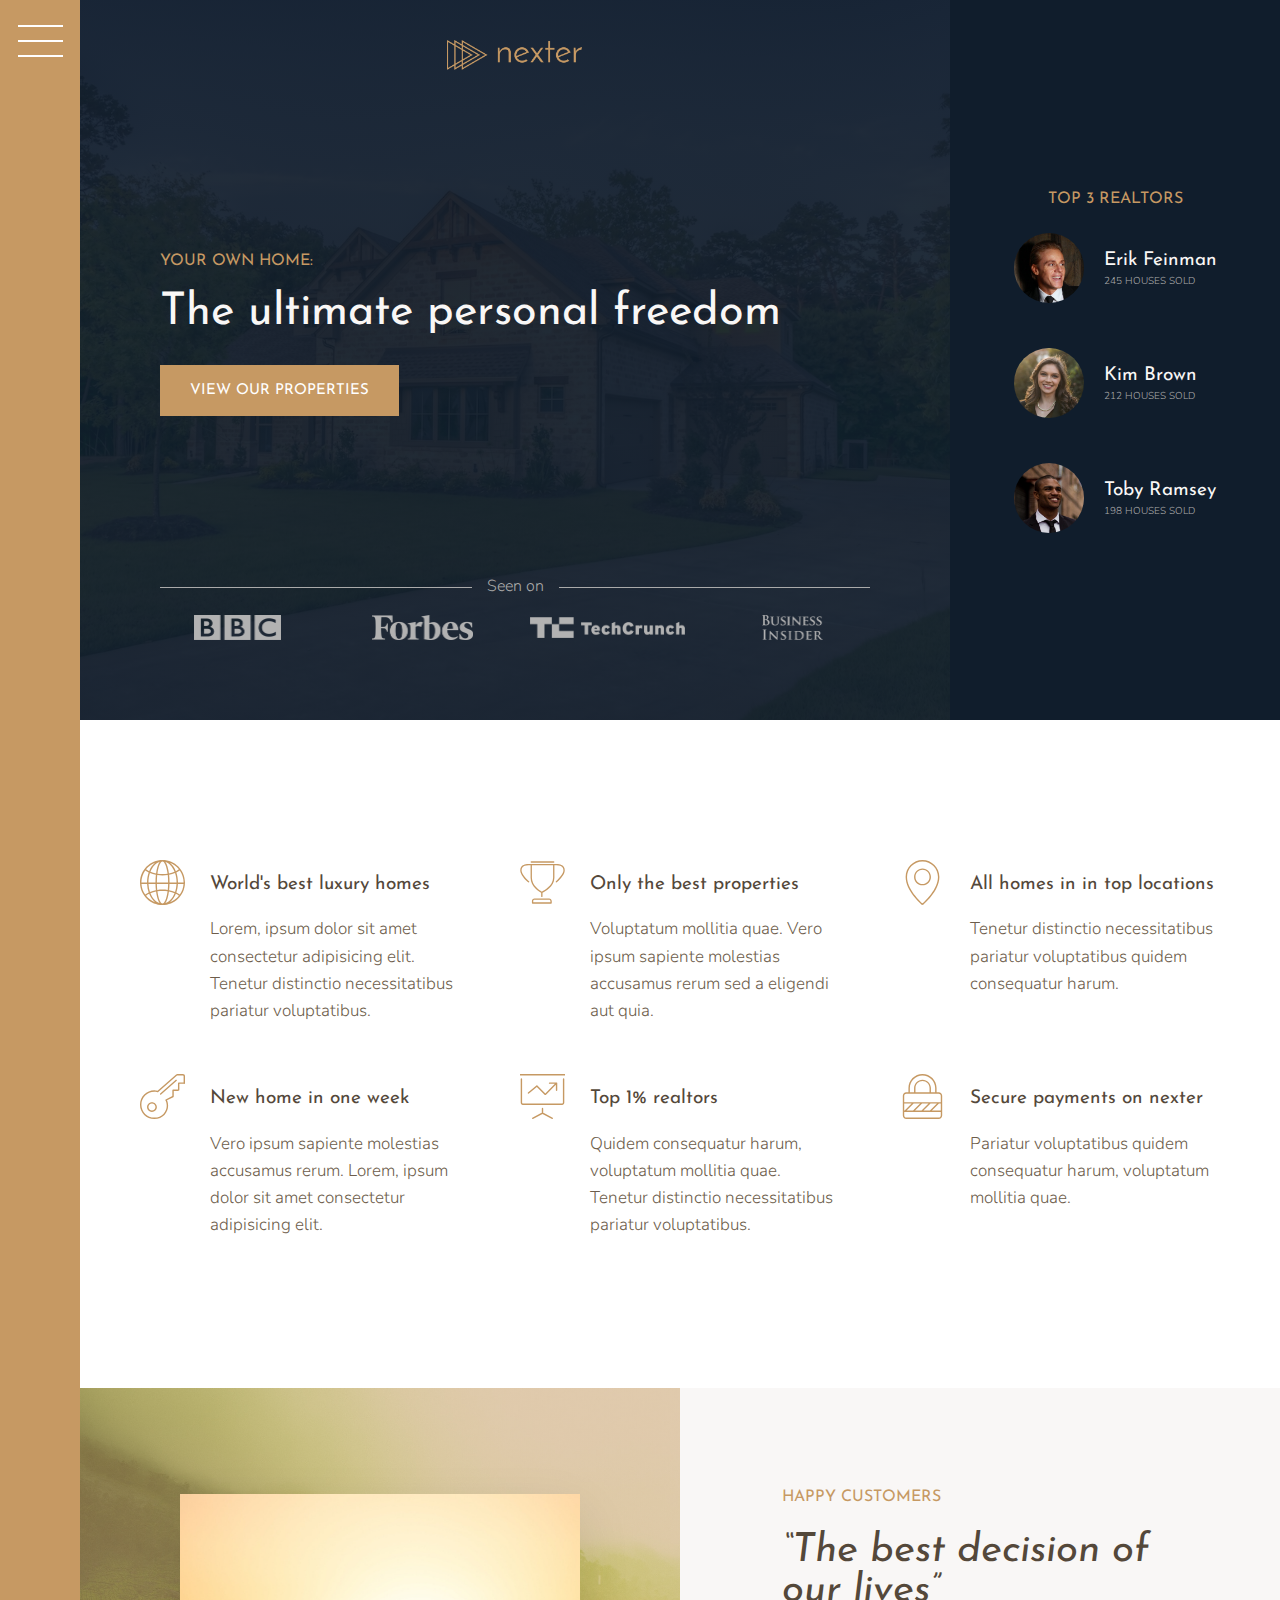
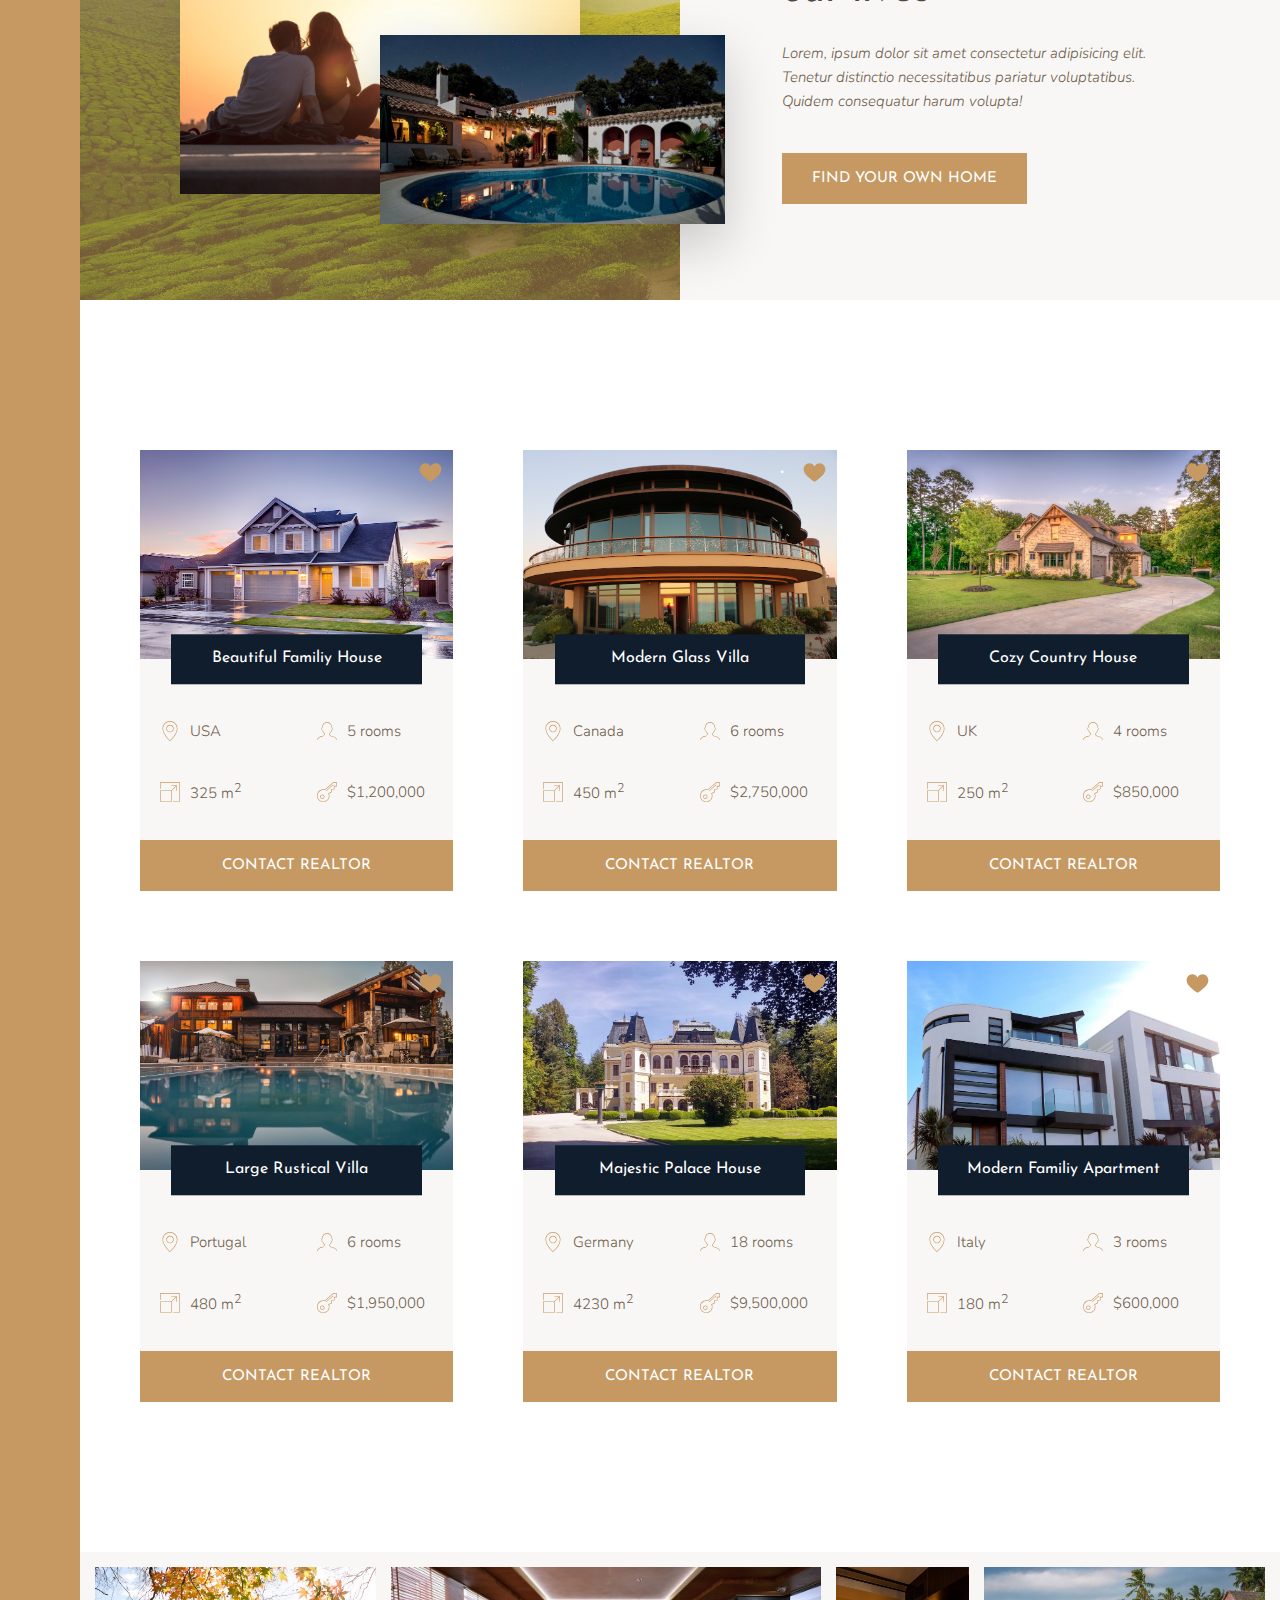
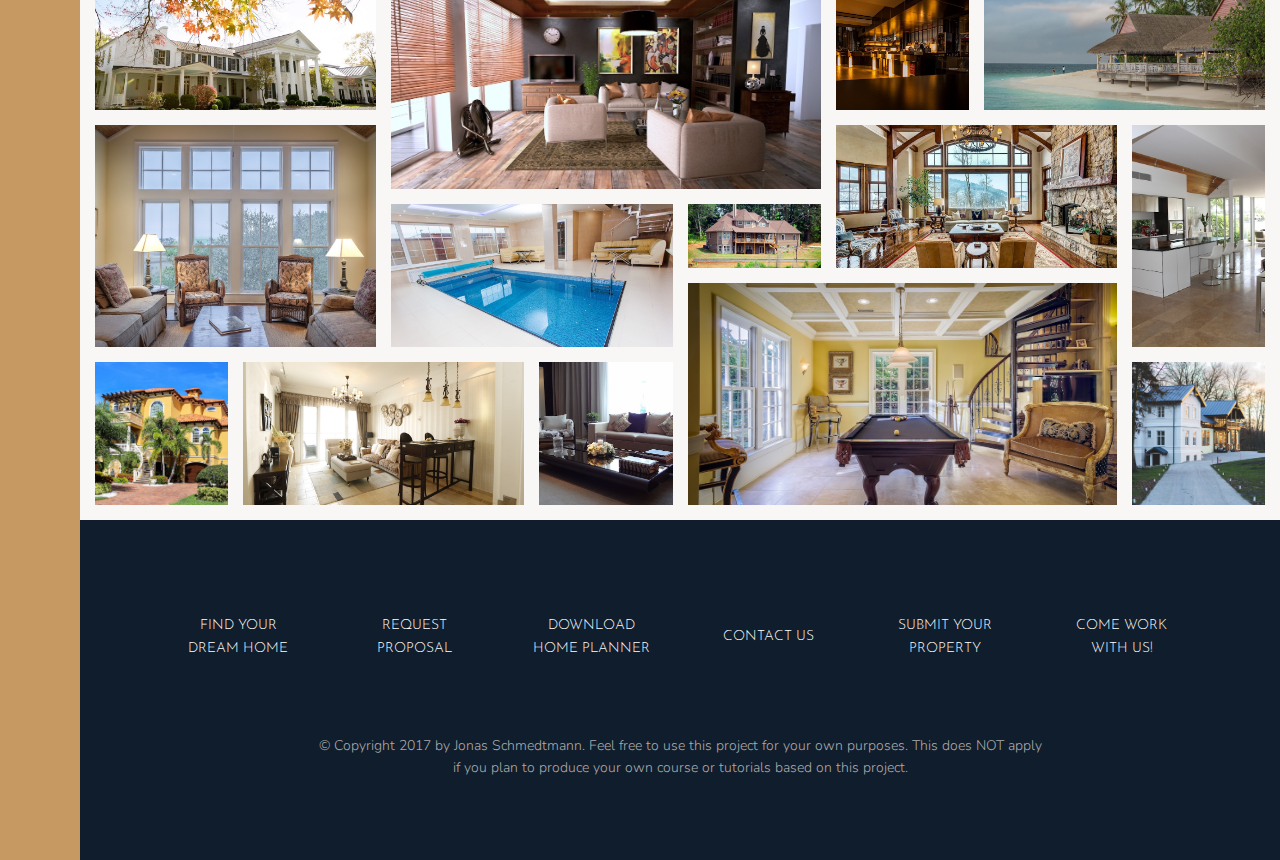
<file: Nexter/final/index.html>
<!DOCTYPE html>
<html lang="en">
    <head>
        <meta charset="UTF-8">
        <meta name="viewport" content="width=device-width, initial-scale=1.0">
        <meta http-equiv="X-UA-Compatible" content="ie=edge">
        
        <link href="https://fonts.googleapis.com/css?family=Josefin+Sans:300,400,400i|Nunito:300,300i" rel="stylesheet">
        <link rel="stylesheet" href="css/style.css">
        <link rel="shortcut icon" type="image/png" href="img/favicon.png">
        
        <title>nexter &mdash; your home, your freedom</title>
    </head>
    <body class="container">
        <div class="sidebar">
            <button class="nav-btn"></button>
        </div>

        <header class="header">
            <img src="img/logo.png" alt="Nexter logo" class="header__logo">
            <h3 class="heading-3">Your own home:</h3>
            <h1 class="heading-1">The ultimate personal freedom</h1>
            <button class="btn header__btn">View our properties</button>
            <div class="header__seenon-text">Seen on</div>
            <div class="header__seenon-logos">
                <img src="img/logo-bbc.png" alt="Seen on logo 1">
                <img src="img/logo-forbes.png" alt="Seen on logo 2">
                <img src="img/logo-techcrunch.png" alt="Seen on logo 3">
                <img src="img/logo-bi.png" alt="Seen on logo 4">
            </div>
        </header>

        <div class="realtors">
            <h3 class="heading-3">Top 3 Realtors</h3>
            <div class="realtors__list">
                <img src="img/realtor-1.jpeg" alt="Realtor 1" class="realtors__img">
                <div class="realtors__details">
                    <h4 class="heading-4 heading-4--light">Erik Feinman</h4>
                    <p class="realtors__sold">245 houses sold</p>
                </div>

                <img src="img/realtor-2.jpeg" alt="Realtor 2" class="realtors__img">
                <div class="realtors__details">
                    <h4 class="heading-4 heading-4--light">Kim Brown</h4>
                    <p class="realtors__sold">212 houses sold</p>
                </div>

                <img src="img/realtor-3.jpeg" alt="Realtor 3" class="realtors__img">
                <div class="realtors__details">
                    <h4 class="heading-4 heading-4--light">Toby Ramsey</h4>
                    <p class="realtors__sold">198 houses sold</p>
                </div>
            </div>
        </div>

        <section class="features">
            <div class="feature">
                <svg class="feature__icon">
                    <use xlink:href="img/sprite.svg#icon-global"></use>
                </svg>
                <h4 class="heading-4 heading-4--dark">World's best luxury homes</h4>
                <p class="feature__text">Lorem, ipsum dolor sit amet consectetur adipisicing elit. Tenetur distinctio necessitatibus pariatur voluptatibus.</p>
            </div>

            <div class="feature">
                <svg class="feature__icon">
                    <use xlink:href="img/sprite.svg#icon-trophy"></use>
                </svg>
                <h4 class="heading-4 heading-4--dark">Only the best properties</h4>
                <p class="feature__text">Voluptatum mollitia quae. Vero ipsum sapiente molestias accusamus rerum sed a eligendi aut quia.</p>
            </div>

            <div class="feature">
                <svg class="feature__icon">
                    <use xlink:href="img/sprite.svg#icon-map-pin"></use>
                </svg>
                <h4 class="heading-4 heading-4--dark">All homes in in top locations</h4>
                <p class="feature__text">Tenetur distinctio necessitatibus pariatur voluptatibus quidem consequatur harum.</p>
            </div>

            <div class="feature">
                <svg class="feature__icon">
                    <use xlink:href="img/sprite.svg#icon-key"></use>
                </svg>
                <h4 class="heading-4 heading-4--dark">New home in one week</h4>
                <p class="feature__text">Vero ipsum sapiente molestias accusamus rerum. Lorem, ipsum dolor sit amet consectetur adipisicing elit.</p>
            </div>

            <div class="feature">
                <svg class="feature__icon">
                    <use xlink:href="img/sprite.svg#icon-presentation"></use>
                </svg>
                <h4 class="heading-4 heading-4--dark">Top 1% realtors</h4>
                <p class="feature__text">Quidem consequatur harum, voluptatum mollitia quae. Tenetur distinctio necessitatibus pariatur voluptatibus.</p>
            </div>

            <div class="feature">
                <svg class="feature__icon">
                    <use xlink:href="img/sprite.svg#icon-lock"></use>
                </svg>
                <h4 class="heading-4 heading-4--dark">Secure payments on nexter</h4>
                <p class="feature__text">Pariatur voluptatibus quidem consequatur harum, voluptatum mollitia quae.</p>
            </div>
        </section>

        <div class="story__pictures">
            <img src="img/story-1.jpeg" alt="Couple with new house" class="story__img--1">
            <img src="img/story-2.jpeg" alt="New house" class="story__img--2">
        </div>

        <div class="story__content">
            <h3 class="heading-3 mb-sm">Happy Customers</h3>
            <h2 class="heading-2 heading-2--dark mb-md">&ldquo;The best decision of our lives&rdquo;</h2>
            <p class="story__text">
                Lorem, ipsum dolor sit amet consectetur adipisicing elit. Tenetur distinctio necessitatibus pariatur voluptatibus. Quidem consequatur harum volupta!
            </p>
            <button class="btn">Find your own home</button>
        </div>

        <section class="homes">
            <div class="home">
                <img src="img/house-1.jpeg" alt="House 1" class="home__img">
                <svg class="home__like">
                    <use xlink:href="img/sprite.svg#icon-heart-full"></use>
                </svg>
                <h5 class="home__name">Beautiful Familiy House</h5>
                <div class="home__location">
                    <svg>
                        <use xlink:href="img/sprite.svg#icon-map-pin"></use>
                    </svg>
                    <p>USA</p>
                </div>
                <div class="home__rooms">
                    <svg>
                        <use xlink:href="img/sprite.svg#icon-profile-male"></use>
                    </svg>
                    <p>5 rooms</p>
                </div>
                <div class="home__area">
                    <svg>
                        <use xlink:href="img/sprite.svg#icon-expand"></use>
                    </svg>
                    <p>325 m<sup>2</sup></p>
                </div>
                <div class="home__price">
                    <svg>
                        <use xlink:href="img/sprite.svg#icon-key"></use>
                    </svg>
                    <p>$1,200,000</p>
                </div>
                <button class="btn home__btn">Contact realtor</button>
            </div>

            
            <div class="home">
                <img src="img/house-2.jpeg" alt="House 2" class="home__img">
                <svg class="home__like">
                    <use xlink:href="img/sprite.svg#icon-heart-full"></use>
                </svg>
                <h5 class="home__name">Modern Glass Villa</h5>
                <div class="home__location">
                    <svg>
                        <use xlink:href="img/sprite.svg#icon-map-pin"></use>
                    </svg>
                    <p>Canada</p>
                </div>
                <div class="home__rooms">
                    <svg>
                        <use xlink:href="img/sprite.svg#icon-profile-male"></use>
                    </svg>
                    <p>6 rooms</p>
                </div>
                <div class="home__area">
                    <svg>
                        <use xlink:href="img/sprite.svg#icon-expand"></use>
                    </svg>
                    <p>450 m<sup>2</sup></p>
                </div>
                <div class="home__price">
                    <svg>
                        <use xlink:href="img/sprite.svg#icon-key"></use>
                    </svg>
                    <p>$2,750,000</p>
                </div>
                <button class="btn home__btn">Contact realtor</button>
            </div>

            <div class="home">
                <img src="img/house-3.jpeg" alt="House 3" class="home__img">
                <svg class="home__like">
                    <use xlink:href="img/sprite.svg#icon-heart-full"></use>
                </svg>
                <h5 class="home__name">Cozy Country House</h5>
                <div class="home__location">
                    <svg>
                        <use xlink:href="img/sprite.svg#icon-map-pin"></use>
                    </svg>
                    <p>UK</p>
                </div>
                <div class="home__rooms">
                    <svg>
                        <use xlink:href="img/sprite.svg#icon-profile-male"></use>
                    </svg>
                    <p>4 rooms</p>
                </div>
                <div class="home__area">
                    <svg>
                        <use xlink:href="img/sprite.svg#icon-expand"></use>
                    </svg>
                    <p>250 m<sup>2</sup></p>
                </div>
                <div class="home__price">
                    <svg>
                        <use xlink:href="img/sprite.svg#icon-key"></use>
                    </svg>
                    <p>$850,000</p>
                </div>
                <button class="btn home__btn">Contact realtor</button>
            </div>

            <div class="home">
                <img src="img/house-4.jpeg" alt="House 4" class="home__img">
                <svg class="home__like">
                    <use xlink:href="img/sprite.svg#icon-heart-full"></use>
                </svg>
                <h5 class="home__name">Large Rustical Villa</h5>
                <div class="home__location">
                    <svg>
                        <use xlink:href="img/sprite.svg#icon-map-pin"></use>
                    </svg>
                    <p>Portugal</p>
                </div>
                <div class="home__rooms">
                    <svg>
                        <use xlink:href="img/sprite.svg#icon-profile-male"></use>
                    </svg>
                    <p>6 rooms</p>
                </div>
                <div class="home__area">
                    <svg>
                        <use xlink:href="img/sprite.svg#icon-expand"></use>
                    </svg>
                    <p>480 m<sup>2</sup></p>
                </div>
                <div class="home__price">
                    <svg>
                        <use xlink:href="img/sprite.svg#icon-key"></use>
                    </svg>
                    <p>$1,950,000</p>
                </div>
                <button class="btn home__btn">Contact realtor</button>
            </div>

            <div class="home">
                <img src="img/house-5.jpeg" alt="House 5" class="home__img">
                <svg class="home__like">
                    <use xlink:href="img/sprite.svg#icon-heart-full"></use>
                </svg>
                <h5 class="home__name">Majestic Palace House</h5>
                <div class="home__location">
                    <svg>
                        <use xlink:href="img/sprite.svg#icon-map-pin"></use>
                    </svg>
                    <p>Germany</p>
                </div>
                <div class="home__rooms">
                    <svg>
                        <use xlink:href="img/sprite.svg#icon-profile-male"></use>
                    </svg>
                    <p>18 rooms</p>
                </div>
                <div class="home__area">
                    <svg>
                        <use xlink:href="img/sprite.svg#icon-expand"></use>
                    </svg>
                    <p>4230 m<sup>2</sup></p>
                </div>
                <div class="home__price">
                    <svg>
                        <use xlink:href="img/sprite.svg#icon-key"></use>
                    </svg>
                    <p>$9,500,000</p>
                </div>
                <button class="btn home__btn">Contact realtor</button>
            </div>

            <div class="home">
                <img src="img/house-6.jpeg" alt="House 6" class="home__img">
                <svg class="home__like">
                    <use xlink:href="img/sprite.svg#icon-heart-full"></use>
                </svg>
                <h5 class="home__name">Modern Familiy Apartment</h5>
                <div class="home__location">
                    <svg>
                        <use xlink:href="img/sprite.svg#icon-map-pin"></use>
                    </svg>
                    <p>Italy</p>
                </div>
                <div class="home__rooms">
                    <svg>
                        <use xlink:href="img/sprite.svg#icon-profile-male"></use>
                    </svg>
                    <p>3 rooms</p>
                </div>
                <div class="home__area">
                    <svg>
                        <use xlink:href="img/sprite.svg#icon-expand"></use>
                    </svg>
                    <p>180 m<sup>2</sup></p>
                </div>
                <div class="home__price">
                    <svg>
                        <use xlink:href="img/sprite.svg#icon-key"></use>
                    </svg>
                    <p>$600,000</p>
                </div>
                <button class="btn home__btn">Contact realtor</button>
            </div>
        </section>


        <section class="gallery">
            <figure class="gallery__item gallery__item--1"><img src="img/gal-1.jpeg" alt="Gallery image 1" class="gallery__img"></figure>
            <figure class="gallery__item gallery__item--2"><img src="img/gal-2.jpeg" alt="Gallery image 2" class="gallery__img"></figure>
            <figure class="gallery__item gallery__item--3"><img src="img/gal-3.jpeg" alt="Gallery image 3" class="gallery__img"></figure>
            <figure class="gallery__item gallery__item--4"><img src="img/gal-4.jpeg" alt="Gallery image 4" class="gallery__img"></figure>
            <figure class="gallery__item gallery__item--5"><img src="img/gal-5.jpeg" alt="Gallery image 5" class="gallery__img"></figure>
            <figure class="gallery__item gallery__item--6"><img src="img/gal-6.jpeg" alt="Gallery image 6" class="gallery__img"></figure>
            <figure class="gallery__item gallery__item--7"><img src="img/gal-7.jpeg" alt="Gallery image 7" class="gallery__img"></figure>
            <figure class="gallery__item gallery__item--8"><img src="img/gal-8.jpeg" alt="Gallery image 8" class="gallery__img"></figure>
            <figure class="gallery__item gallery__item--9"><img src="img/gal-9.jpeg" alt="Gallery image 9" class="gallery__img"></figure>
            <figure class="gallery__item gallery__item--10"><img src="img/gal-10.jpeg" alt="Gallery image 10" class="gallery__img"></figure>
            <figure class="gallery__item gallery__item--11"><img src="img/gal-11.jpeg" alt="Gallery image 11" class="gallery__img"></figure>
            <figure class="gallery__item gallery__item--12"><img src="img/gal-12.jpeg" alt="Gallery image 12" class="gallery__img"></figure>
            <figure class="gallery__item gallery__item--13"><img src="img/gal-13.jpeg" alt="Gallery image 13" class="gallery__img"></figure>
            <figure class="gallery__item gallery__item--14"><img src="img/gal-14.jpeg" alt="Gallery image 14" class="gallery__img"></figure>


        </section>

        <footer class="footer">
            <ul class="nav">
                    <li class="nav__item"><a href="#" class="nav__link">Find your dream home</a></li>
                    <li class="nav__item"><a href="#" class="nav__link">Request proposal</a></li>
                    <li class="nav__item"><a href="#" class="nav__link">Download home planner</a></li>
                    <li class="nav__item"><a href="#" class="nav__link">Contact us</a></li>
                    <li class="nav__item"><a href="#" class="nav__link">Submit your property</a></li>
                    <li class="nav__item"><a href="#" class="nav__link">Come work with us!</a></li>
            </ul>
            <p class="copyright">
                &copy; Copyright 2017 by Jonas Schmedtmann. Feel free to use this project for your own purposes. This does NOT apply if you plan to produce your own course or tutorials based on this project.
            </p>
        </footer>
    </body>
</html>
</file>
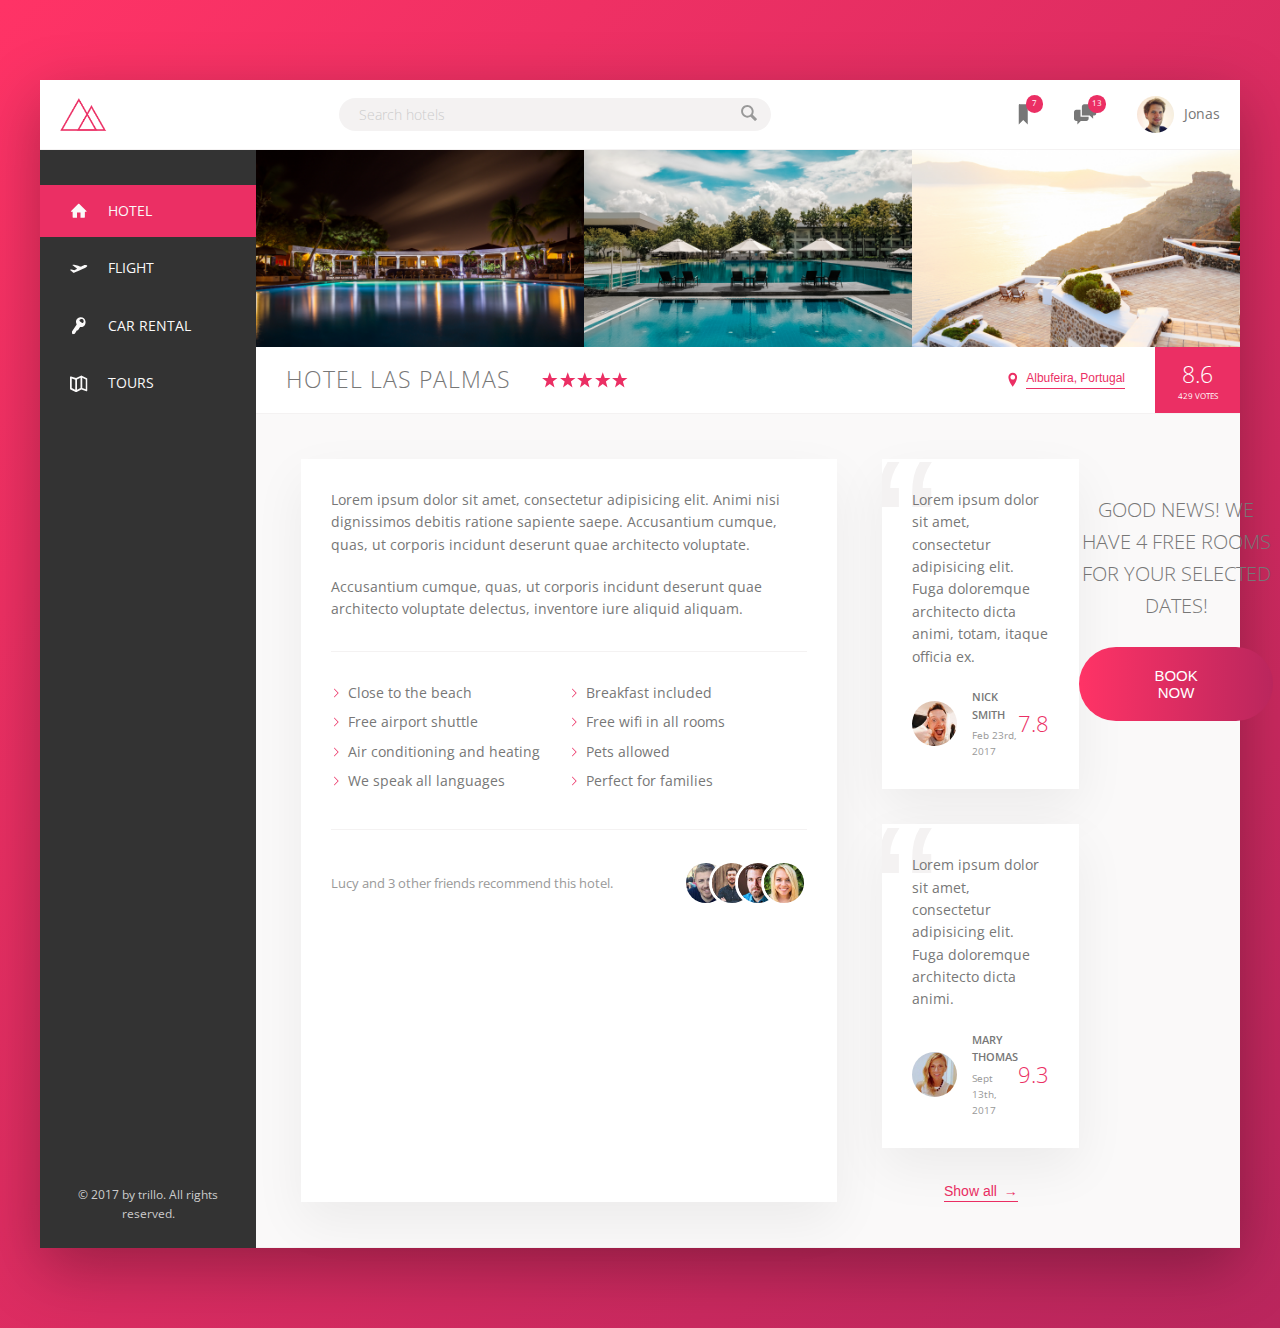
<file: Trillo/final/index.html>
<!DOCTYPE html>
<html lang="en">
    <head>
        <meta charset="UTF-8">
        <meta name="viewport" content="width=device-width, initial-scale=1.0">
        
        <link href="https://fonts.googleapis.com/css?family=Open+Sans:300,400,600" rel="stylesheet">
        <link rel="stylesheet" href="css/style.css">
        <link rel="shortcut icon" type="image/png" href="img/favicon.png">
        
        <title>trillo &mdash; Your all-in-one booking app</title>
    </head>
    <body>
        <div class="container">
            <header class="header">
                <img src="img/logo.png" alt="trillo logo" class="logo">

                <form action="#" class="search">
                    <input type="text" class="search__input" placeholder="Search hotels">
                    <button class="search__button">
                        <svg class="search__icon">
                            <use xlink:href="img/sprite.svg#icon-magnifying-glass"></use>
                        </svg>
                    </button>
                </form>

                <nav class="user-nav">
                    <div class="user-nav__icon-box">
                        <svg class="user-nav__icon">
                            <use xlink:href="img/sprite.svg#icon-bookmark"></use>
                        </svg>
                        <span class="user-nav__notification">7</span>
                    </div>
                    <div class="user-nav__icon-box">
                        <svg class="user-nav__icon">
                            <use xlink:href="img/sprite.svg#icon-chat"></use>
                        </svg>
                        <span class="user-nav__notification">13</span>
                    </div>
                    <div class="user-nav__user">
                        <img src="img/user.jpg" alt="User photo" class="user-nav__user-photo">
                        <span class="user-nav__user-name">Jonas</span>
                    </div>
                </nav>
            </header>


            <div class="content">
                <nav class="sidebar">
                    <ul class="side-nav">
                        <li class="side-nav__item side-nav__item--active">
                            <a href="#" class="side-nav__link">
                                <svg class="side-nav__icon">
                                    <use xlink:href="img/sprite.svg#icon-home"></use>
                                </svg>
                                <span>Hotel</span>
                            </a>
                        </li>
                        <li class="side-nav__item">
                            <a href="#" class="side-nav__link">
                                <svg class="side-nav__icon">
                                    <use xlink:href="img/sprite.svg#icon-aircraft-take-off"></use>
                                </svg>
                                <span>Flight</span>
                            </a>
                        </li>
                        <li class="side-nav__item">
                            <a href="#" class="side-nav__link">
                                <svg class="side-nav__icon">
                                    <use xlink:href="img/sprite.svg#icon-key"></use>
                                </svg>
                                <span>Car rental</span>
                            </a>
                        </li>
                        <li class="side-nav__item">
                            <a href="#" class="side-nav__link">
                                <svg class="side-nav__icon">
                                    <use xlink:href="img/sprite.svg#icon-map"></use>
                                </svg>
                                <span>Tours</span>
                            </a>
                        </li>
                    </ul>

                    <div class="legal">
                        &copy; 2017 by trillo. All rights reserved.
                    </div>
                </nav>



                <main class="hotel-view">
                    <div class="gallery">
                        <figure class="gallery__item">
                            <img src="img/hotel-1.jpg" alt="Photo of hotel 1" class="gallery__photo">
                        </figure>
                        <figure class="gallery__item">
                            <img src="img/hotel-2.jpg" alt="Photo of hotel 2" class="gallery__photo">
                        </figure>
                        <figure class="gallery__item">
                            <img src="img/hotel-3.jpg" alt="Photo of hotel 3" class="gallery__photo">
                        </figure>
                    </div>

                    <div class="overview">
                        <h1 class="overview__heading">
                            Hotel Las Palmas
                        </h1>

                        <div class="overview__stars">
                            <svg class="overview__icon-star">
                                <use xlink:href="img/sprite.svg#icon-star"></use>
                            </svg>
                            <svg class="overview__icon-star">
                                <use xlink:href="img/sprite.svg#icon-star"></use>
                            </svg>
                            <svg class="overview__icon-star">
                                <use xlink:href="img/sprite.svg#icon-star"></use>
                            </svg>
                            <svg class="overview__icon-star">
                                <use xlink:href="img/sprite.svg#icon-star"></use>
                            </svg>
                            <svg class="overview__icon-star">
                                <use xlink:href="img/sprite.svg#icon-star"></use>
                            </svg>
                        </div>

                        <div class="overview__location">
                            <svg class="overview__icon-location">
                                <use xlink:href="img/sprite.svg#icon-location-pin"></use>
                            </svg>
                            <button class="btn-inline">Albufeira, Portugal</button>
                        </div>

                        <div class="overview__rating">
                            <div class="overview__rating-average">8.6</div>
                            <div class="overview__rating-count">429 votes</div>
                        </div>
                    </div>

                    <div class="detail">
                        <div class="description">
                            <p class="paragraph">
                                Lorem ipsum dolor sit amet, consectetur adipisicing elit. Animi nisi dignissimos debitis ratione sapiente saepe. Accusantium cumque, quas, ut corporis incidunt deserunt quae architecto voluptate.
                            </p>
                            <p class="paragraph">
                                Accusantium cumque, quas, ut corporis incidunt deserunt quae architecto voluptate delectus, inventore iure aliquid aliquam.
                            </p>
                            <ul class="list">
                                <li class="list__item">Close to the beach</li>
                                <li class="list__item">Breakfast included</li>
                                <li class="list__item">Free airport shuttle</li>
                                <li class="list__item">Free wifi in all rooms</li>
                                <li class="list__item">Air conditioning and heating</li>
                                <li class="list__item">Pets allowed</li>
                                <li class="list__item">We speak all languages</li>
                                <li class="list__item">Perfect for families</li>
                            </ul>
                            <div class="recommend">
                                <p class="recommend__count">
                                    Lucy and 3 other friends recommend this hotel.
                                </p>
                                <div class="recommend__friends">
                                    <img src="img/user-3.jpg" alt="Friend 1" class="recommend__photo">
                                    <img src="img/user-4.jpg" alt="Friend 2" class="recommend__photo">
                                    <img src="img/user-5.jpg" alt="Friend 3" class="recommend__photo">
                                    <img src="img/user-6.jpg" alt="Friend 4" class="recommend__photo">
                                </div>
                            </div>
                        </div>

                        <div class="user-reviews">
                            <figure class="review">
                                <blockquote class="review__text">
                                    Lorem ipsum dolor sit amet, consectetur adipisicing elit. Fuga doloremque architecto dicta animi, totam, itaque officia ex.
                                </blockquote>
                                <figcaption class="review__user">
                                    <img src="img/user-1.jpg" alt="User 1" class="review__photo">
                                    <div class="review__user-box">
                                        <p class="review__user-name">Nick Smith</p>
                                        <p class="review__user-date">Feb 23rd, 2017</p>
                                    </div>
                                    <div class="review__rating">7.8</div>
                                </figcaption>
                            </figure>

                            <figure class="review">
                                <blockquote class="review__text">
                                    Lorem ipsum dolor sit amet, consectetur adipisicing elit. Fuga doloremque architecto dicta animi.
                                </blockquote>
                                <figcaption class="review__user">
                                    <img src="img/user-2.jpg" alt="User 1" class="review__photo">
                                    <div class="review__user-box">
                                        <p class="review__user-name">Mary Thomas</p>
                                        <p class="review__user-date">Sept 13th, 2017</p>
                                    </div>
                                    <div class="review__rating">9.3</div>
                                </figcaption>
                            </figure>

                            <button class="btn-inline">Show all <span>&rarr;</span></button>
                        </div>

                        <div class="cta">
                            <h2 class="cta__book-now">
                                Good news! We have 4 free rooms for your selected dates!
                            </h2>
                            <button class="btn">
                                <span class="btn__visible">Book now</span>
                                <span class="btn__invisible">Only 4 rooms left</span>
                            </button>
                        </div>

                    </div>


                </main>
            </div>
        </div>
    </body>
</html>
</file>
<file: Nexter/final/css/style.css>
*,
*::before,
*::after {
  margin: 0;
  padding: 0;
  box-sizing: inherit; }

html {
  box-sizing: border-box;
  font-size: 62.5%; }
  @media only screen and (max-width: 75em) {
    html {
      font-size: 50%; } }

body {
  font-family: "Nunito", sans-serif;
  color: #6D5D4B;
  font-weight: 300;
  line-height: 1.6; }

.container {
  display: grid;
  grid-template-rows: 80vh min-content 40vw repeat(3, min-content);
  grid-template-columns: [sidebar-start] 8rem [sidebar-end full-start] minmax(6rem, 1fr) [center-start] repeat(8, [col-start] minmax(min-content, 14rem) [col-end]) [center-end] minmax(6rem, 1fr) [full-end]; }
  @media only screen and (max-width: 62.5em) {
    .container {
      grid-template-rows: 6rem 80vh min-content 40vw repeat(3, min-content);
      grid-template-columns: [full-start] minmax(6rem, 1fr) [center-start] repeat(8, [col-start] minmax(min-content, 14rem) [col-end]) [center-end] minmax(6rem, 1fr) [full-end]; } }
  @media only screen and (max-width: 50em) {
    .container {
      grid-template-rows: 6rem calc(100vh - 6rem); } }

.heading-1, .heading-2, .heading-3, .heading-4 {
  font-family: "Josefin Sans", sans-serif;
  font-weight: 400; }

.heading-1 {
  font-size: 4.5rem;
  color: #f9f7f6;
  line-height: 1; }

.heading-2 {
  font-size: 4rem;
  font-style: italic;
  line-height: 1; }
  .heading-2--light {
    color: #f9f7f6; }
  .heading-2--dark {
    color: #54483A; }

.heading-3 {
  font-size: 1.6rem;
  color: #c69963;
  text-transform: uppercase; }

.heading-4 {
  font-size: 1.9rem; }
  .heading-4--light {
    color: #f9f7f6; }
  .heading-4--dark {
    color: #54483A; }

.btn {
  background-color: #c69963;
  color: #fff;
  border: none;
  border-radius: 0;
  font-family: "Josefin Sans", sans-serif;
  font-size: 1.5rem;
  text-transform: uppercase;
  padding: 1.8rem 3rem;
  cursor: pointer;
  transition: all .2s; }
  .btn:hover {
    background-color: #B28451; }

.mb-sm {
  margin-bottom: 2rem; }

.mb-md {
  margin-bottom: 3rem; }

.mb-lg {
  margin-bottom: 4rem; }

.mb-hg {
  margin-bottom: 8rem; }

.sidebar {
  background-color: #c69963;
  grid-column: sidebar-start / sidebar-end;
  grid-row: 1 / -1;
  display: flex;
  justify-content: center; }
  @media only screen and (max-width: 62.5em) {
    .sidebar {
      grid-column: 1 / -1;
      grid-row: 1 / 2;
      justify-content: flex-end;
      align-items: center; } }

.nav-btn {
  border: none;
  border-radius: 0;
  background-color: #fff;
  height: 2px;
  width: 4.5rem;
  margin-top: 4rem; }
  .nav-btn::before, .nav-btn::after {
    background-color: #fff;
    height: 2px;
    width: 4.5rem;
    content: "";
    display: block; }
  .nav-btn::before {
    transform: translateY(-1.5rem); }
  .nav-btn::after {
    transform: translateY(1.3rem); }
  @media only screen and (max-width: 62.5em) {
    .nav-btn {
      margin-top: 0;
      margin-right: 3rem; }
      .nav-btn::before {
        transform: translateY(-1.2rem); }
      .nav-btn::after {
        transform: translateY(1rem); } }

.header {
  background-color: #54483A;
  grid-column: full-start / col-end 6;
  background-image: linear-gradient(rgba(16, 29, 44, 0.93), rgba(16, 29, 44, 0.93)), url(../img/hero.jpeg);
  background-size: cover;
  background-position: center;
  padding: 8rem;
  padding-top: 4rem;
  display: grid;
  grid-template-rows: 1fr min-content minmax(6rem, min-content) 1fr;
  grid-template-columns: minmax(min-content, max-content);
  grid-row-gap: 1.5rem;
  justify-content: center; }
  @media only screen and (max-width: 50em) {
    .header {
      grid-column: 1 / -1; } }
  @media only screen and (max-width: 37.5em) {
    .header {
      padding: 5rem; } }
  .header__logo {
    height: 3rem;
    justify-self: center; }
  .header__btn {
    align-self: start;
    justify-self: start; }
  .header__seenon-text {
    display: grid;
    grid-template-columns: 1fr max-content 1fr;
    grid-column-gap: 1.5rem;
    align-items: center;
    font-size: 1.6rem;
    color: #aaa; }
    .header__seenon-text::before, .header__seenon-text::after {
      content: "";
      height: 1px;
      display: block;
      background-color: currentColor; }
  .header__seenon-logos {
    display: grid;
    grid-template-columns: repeat(4, 1fr);
    grid-column-gap: 3rem;
    justify-items: center;
    align-items: center; }
    .header__seenon-logos img {
      max-height: 2.5rem;
      max-width: 100%;
      filter: brightness(70%); }

.realtors {
  background-color: #101d2c;
  grid-column: col-start 7 / full-end;
  padding: 3rem;
  display: grid;
  align-content: center;
  justify-content: center;
  justify-items: center;
  grid-row-gap: 2rem; }
  @media only screen and (max-width: 50em) {
    .realtors {
      grid-column: 1 / -1; } }
  .realtors__list {
    display: grid;
    grid-template-columns: min-content max-content;
    grid-column-gap: 2rem;
    grid-row-gap: 5vh;
    align-items: center; }
    @media only screen and (max-width: 50em) {
      .realtors__list {
        grid-template-columns: repeat(3, min-content max-content); } }
    @media only screen and (max-width: 37.5em) {
      .realtors__list {
        grid-template-columns: min-content max-content; } }
  .realtors__img {
    width: 7rem;
    border-radius: 50%;
    display: block; }
  .realtors__sold {
    text-transform: uppercase;
    color: #aaa;
    margin-top: -3px; }

.features {
  grid-column: center-start / center-end;
  margin: 15rem 0; }
  @supports (display: grid) {
    .features {
      display: grid;
      grid-template-columns: repeat(auto-fit, minmax(25rem, 1fr));
      grid-gap: 6rem;
      align-items: start; } }

.feature {
  float: left;
  width: 33.3333%;
  margin-bottom: 6rem;
  display: grid;
  grid-template-columns: min-content 1fr;
  grid-row-gap: 1.5rem;
  grid-column-gap: 2.5rem; }
  @supports (display: grid) {
    .feature {
      width: auto;
      margin-bottom: 0; } }
  .feature__icon {
    fill: #c69963;
    width: 4.5rem;
    height: 4.5rem;
    grid-row: 1 / span 2;
    transform: translateY(-1rem); }
  .feature__text {
    font-size: 1.7rem; }

.story__pictures {
  background-color: #c69963;
  grid-column: full-start / col-end 4;
  background-image: linear-gradient(rgba(198, 153, 99, 0.5), rgba(198, 153, 99, 0.5)), url(../img/back.jpg);
  background-size: cover;
  display: grid;
  grid-template-rows: repeat(6, 1fr);
  grid-template-columns: repeat(6, 1fr);
  align-items: center; }
  @media only screen and (max-width: 50em) {
    .story__pictures {
      grid-column: 1 / -1;
      padding: 6rem; } }

.story__img--1 {
  width: 100%;
  grid-row: 2 / 6;
  grid-column: 2 / 6;
  box-shadow: 0 2rem 5rem rgba(0, 0, 0, 0.1); }
  @media only screen and (max-width: 50em) {
    .story__img--1 {
      grid-column: 1 / 5;
      grid-row: 1 / -1; } }

.story__img--2 {
  width: 115%;
  grid-row: 4 / 6;
  grid-column: 4 / 7;
  z-index: 20;
  box-shadow: 0 2rem 5rem rgba(0, 0, 0, 0.2); }
  @media only screen and (max-width: 50em) {
    .story__img--2 {
      grid-row: 1 / -1;
      width: 100%; } }

.story__content {
  background-color: #f9f7f6;
  grid-column: col-start 5 / full-end;
  padding: 6rem 8vw;
  /*
        display: flex;
        flex-direction: column;
        justify-content: center;
        align-items: flex-start;
        */
  display: grid;
  align-content: center;
  justify-items: start; }
  @media only screen and (max-width: 50em) {
    .story__content {
      grid-column: 1 / -1;
      grid-row: 5 / 6; } }

.story__text {
  font-size: 1.5rem;
  font-style: italic;
  margin-bottom: 4rem; }

.homes {
  grid-column: center-start / center-end;
  margin: 15rem 0;
  display: grid;
  grid-template-columns: repeat(auto-fit, minmax(25rem, 1fr));
  grid-gap: 7rem; }

.home {
  background-color: #f9f7f6;
  display: grid;
  grid-template-columns: repeat(2, 1fr);
  grid-row-gap: 3.5rem; }
  .home__img {
    width: 100%;
    grid-row: 1 / 2;
    grid-column: 1 / -1;
    z-index: 1; }
  .home__like {
    grid-row: 1 / 2;
    grid-column: 2 / 3;
    fill: #c69963;
    height: 2.5rem;
    width: 2.5rem;
    z-index: 2;
    justify-self: end;
    margin: 1rem; }
  .home__name {
    grid-row: 1 / 2;
    grid-column: 1 / -1;
    justify-self: center;
    align-self: end;
    z-index: 3;
    width: 80%;
    font-family: "Josefin Sans", sans-serif;
    font-size: 1.6rem;
    text-align: center;
    padding: 1.25rem;
    background-color: #101d2c;
    color: #fff;
    font-weight: 400;
    transform: translateY(50%); }
  .home__location, .home__rooms {
    margin-top: 2.5rem; }
  .home__location, .home__rooms, .home__area, .home__price {
    font-size: 1.5rem;
    margin-left: 2rem;
    display: flex;
    align-items: center; }
    .home__location svg, .home__rooms svg, .home__area svg, .home__price svg {
      fill: #c69963;
      height: 2rem;
      width: 2rem;
      margin-right: 1rem; }
  .home__btn {
    grid-column: 1 / -1; }

.gallery {
  background-color: #f9f7f6;
  grid-column: full-start / full-end;
  display: grid;
  /*grid-template-columns: repeat(8, 1fr);
    grid-template-rows: repeat(7, 5vw);*/
  grid-template: repeat(7, 5vw)/repeat(8, 1fr);
  grid-gap: 1.5rem;
  padding: 1.5rem; }
  .gallery__item--1 {
    grid-row: 1 / span 2;
    grid-column: 1 / span 2; }
  .gallery__item--2 {
    grid-row: 1 / span 3;
    grid-column: 3 / span 3; }
  .gallery__item--3 {
    grid-row: 1 / span 2;
    grid-column: 6 / 7; }
  .gallery__item--4 {
    grid-row: 1 / span 2;
    grid-column: 7 / -1; }
  .gallery__item--5 {
    grid-row: 3 / span 3;
    grid-column: 1 / span 2; }
  .gallery__item--6 {
    grid-row: 4 / span 2;
    grid-column: 3 / span 2; }
  .gallery__item--7 {
    grid-row: 4 / 5;
    grid-column: 5 / 6; }
  .gallery__item--8 {
    grid-row: 3 / span 2;
    grid-column: 6 / span 2; }
  .gallery__item--9 {
    grid-row: 3 / span 3;
    grid-column: 8 / -1; }
  .gallery__item--10 {
    grid-row: 6 / span 2;
    grid-column: 1 / 2; }
  .gallery__item--11 {
    grid-row: 6 / span 2;
    grid-column: 2 / span 2; }
  .gallery__item--12 {
    grid-row: 6 / span 2;
    grid-column: 4 / 5; }
  .gallery__item--13 {
    grid-row: 5 / span 3;
    grid-column: 5 / span 3; }
  .gallery__item--14 {
    grid-row: 6 / span 2;
    grid-column: 8 / -1; }
  .gallery__img {
    width: 100%;
    height: 100%;
    object-fit: cover;
    display: block; }

.footer {
  background-color: #101d2c;
  grid-column: full-start / full-end;
  padding: 8rem; }

.nav {
  list-style: none;
  display: grid;
  grid-template-columns: repeat(auto-fit, minmax(15rem, 1fr));
  grid-gap: 2rem;
  align-items: center; }
  .nav__link:link, .nav__link:visited {
    font-size: 1.4rem;
    color: #fff;
    text-decoration: none;
    font-family: "Josefin Sans", sans-serif;
    text-transform: uppercase;
    text-align: center;
    padding: 1.5rem;
    display: block;
    transition: all .2s; }
  .nav__link:hover, .nav__link:active {
    background-color: rgba(255, 255, 255, 0.05);
    transform: translateY(-3px); }

.copyright {
  font-size: 1.4rem;
  color: #aaa;
  margin-top: 6rem;
  margin-right: auto;
  margin-left: auto;
  text-align: center;
  width: 70%; }
</file>
<file: Trillo/final/css/style.css>
:root{--color-primary:#eb2f64;--color-primary-light:#FF3366;--color-primary-dark:#BA265D;--color-grey-light-1:#faf9f9;--color-grey-light-2:#f4f2f2;--color-grey-light-3:#f0eeee;--color-grey-light-4:#ccc;--color-grey-dark-1:#333;--color-grey-dark-2:#777;--color-grey-dark-3:#999;--shadow-dark:0 2rem 6rem rgba(0,0,0,0.3);--shadow-light:0 2rem 5rem rgba(0,0,0,0.06);--line:1px solid var(--color-grey-light-2)}*{margin:0;padding:0}*,*::before,*::after{-webkit-box-sizing:inherit;box-sizing:inherit}html{-webkit-box-sizing:border-box;box-sizing:border-box;font-size:62.5%}@media only screen and (max-width: 68.75em){html{font-size:50%}}body{font-family:'Open Sans', sans-serif;font-weight:400;line-height:1.6;color:var(--color-grey-dark-2);background-image:-webkit-gradient(linear, left top, right bottom, from(var(--color-primary-light)), to(var(--color-primary-dark)));background-image:linear-gradient(to right bottom, var(--color-primary-light), var(--color-primary-dark));background-size:cover;background-repeat:no-repeat;min-height:100vh}.container{max-width:120rem;margin:8rem auto;background-color:var(--color-grey-light-1);-webkit-box-shadow:var(--shadow-dark);box-shadow:var(--shadow-dark);min-height:50rem}@media only screen and (max-width: 75em){.container{margin:0;max-width:100%;width:100%}}.header{font-size:1.4rem;height:7rem;background-color:#fff;border-bottom:var(--line);display:-webkit-box;display:-ms-flexbox;display:flex;-webkit-box-pack:justify;-ms-flex-pack:justify;justify-content:space-between;-webkit-box-align:center;-ms-flex-align:center;align-items:center}@media only screen and (max-width: 31.25em){.header{-ms-flex-wrap:wrap;flex-wrap:wrap;-ms-flex-line-pack:distribute;align-content:space-around;height:11rem}}.content{display:-webkit-box;display:-ms-flexbox;display:flex}@media only screen and (max-width: 56.25em){.content{-webkit-box-orient:vertical;-webkit-box-direction:normal;-ms-flex-direction:column;flex-direction:column}}.sidebar{background-color:var(--color-grey-dark-1);-webkit-box-flex:0;-ms-flex:0 0 18%;flex:0 0 18%;display:-webkit-box;display:-ms-flexbox;display:flex;-webkit-box-orient:vertical;-webkit-box-direction:normal;-ms-flex-direction:column;flex-direction:column;-webkit-box-pack:justify;-ms-flex-pack:justify;justify-content:space-between}.hotel-view{background-color:#fff;-webkit-box-flex:1;-ms-flex:1;flex:1}.detail{font-size:1.4rem;display:-webkit-box;display:-ms-flexbox;display:flex;padding:4.5rem;background-color:var(--color-grey-light-1);border-bottom:var(--line)}@media only screen and (max-width: 56.25em){.detail{padding:3rem}}@media only screen and (max-width: 37.5em){.detail{-webkit-box-orient:vertical;-webkit-box-direction:normal;-ms-flex-direction:column;flex-direction:column}}.description{background-color:#fff;-webkit-box-shadow:var(--shadow-light);box-shadow:var(--shadow-light);padding:3rem;-webkit-box-flex:0;-ms-flex:0 0 60%;flex:0 0 60%;margin-right:4.5rem}@media only screen and (max-width: 56.25em){.description{padding:2rem;margin-right:3rem}}@media only screen and (max-width: 37.5em){.description{margin-right:0;margin-bottom:3rem}}.user-reviews{-webkit-box-flex:1;-ms-flex:1;flex:1;display:-webkit-box;display:-ms-flexbox;display:flex;-webkit-box-orient:vertical;-webkit-box-direction:normal;-ms-flex-direction:column;flex-direction:column;-webkit-box-align:center;-ms-flex-align:center;align-items:center}.logo{height:3.25rem;margin-left:2rem}.search{-webkit-box-flex:0;-ms-flex:0 0 40%;flex:0 0 40%;display:-webkit-box;display:-ms-flexbox;display:flex;-webkit-box-align:center;-ms-flex-align:center;align-items:center;-webkit-box-pack:center;-ms-flex-pack:center;justify-content:center}@media only screen and (max-width: 31.25em){.search{-webkit-box-ordinal-group:2;-ms-flex-order:1;order:1;-webkit-box-flex:0;-ms-flex:0 0 100%;flex:0 0 100%;background-color:var(--color-grey-light-2)}}.search__input{font-family:inherit;font-size:inherit;color:inherit;background-color:var(--color-grey-light-2);border:none;padding:.7rem 2rem;border-radius:100px;width:90%;-webkit-transition:all .2s;transition:all .2s;margin-right:-3.25rem}.search__input:focus{outline:none;width:100%;background-color:var(--color-grey-light-3)}.search__input::-webkit-input-placeholder{font-weight:100;color:var(--color-grey-light-4)}.search__input:focus+.search__button{background-color:var(--color-grey-light-3)}.search__button{border:none;background-color:var(--color-grey-light-2)}.search__button:focus{outline:none}.search__button:active{-webkit-transform:translateY(2px);transform:translateY(2px)}.search__icon{height:2rem;width:2rem;fill:var(--color-grey-dark-3)}.user-nav{-ms-flex-item-align:stretch;align-self:stretch;display:-webkit-box;display:-ms-flexbox;display:flex;-webkit-box-align:center;-ms-flex-align:center;align-items:center}.user-nav>*{padding:0 2rem;cursor:pointer;height:100%;display:-webkit-box;display:-ms-flexbox;display:flex;-webkit-box-align:center;-ms-flex-align:center;align-items:center}.user-nav>*:hover{background-color:var(--color-grey-light-2)}.user-nav__icon-box{position:relative}.user-nav__icon{height:2.25rem;width:2.25rem;fill:var(--color-grey-dark-2)}.user-nav__notification{font-size:.8rem;height:1.75rem;width:1.75rem;border-radius:50%;background-color:var(--color-primary);color:#fff;position:absolute;top:1.5rem;right:1.1rem;display:-webkit-box;display:-ms-flexbox;display:flex;-webkit-box-pack:center;-ms-flex-pack:center;justify-content:center;-webkit-box-align:center;-ms-flex-align:center;align-items:center}.user-nav__user-photo{height:3.75rem;border-radius:50%;margin-right:1rem}.side-nav{font-size:1.4rem;list-style:none;margin-top:3.5rem}@media only screen and (max-width: 56.25em){.side-nav{display:-webkit-box;display:-ms-flexbox;display:flex;margin:0}}.side-nav__item{position:relative}.side-nav__item:not(:last-child){margin-bottom:.5rem}@media only screen and (max-width: 56.25em){.side-nav__item:not(:last-child){margin:0}}@media only screen and (max-width: 56.25em){.side-nav__item{-webkit-box-flex:1;-ms-flex:1;flex:1}}.side-nav__item::before{content:"";position:absolute;top:0;left:0;height:100%;width:3px;background-color:var(--color-primary);-webkit-transform:scaleY(0);transform:scaleY(0);-webkit-transition:width 0.4s cubic-bezier(1, 0, 0, 1) 0.2s,background-color 0.1s,-webkit-transform 0.2s;transition:width 0.4s cubic-bezier(1, 0, 0, 1) 0.2s,background-color 0.1s,-webkit-transform 0.2s;transition:transform 0.2s,width 0.4s cubic-bezier(1, 0, 0, 1) 0.2s,background-color 0.1s;transition:transform 0.2s,width 0.4s cubic-bezier(1, 0, 0, 1) 0.2s,background-color 0.1s,-webkit-transform 0.2s}.side-nav__item:hover::before,.side-nav__item--active::before{-webkit-transform:scaleY(1);transform:scaleY(1);width:100%}.side-nav__item:active::before{background-color:var(--color-primary-light)}.side-nav__link:link,.side-nav__link:visited{color:var(--color-grey-light-1);text-decoration:none;text-transform:uppercase;display:block;padding:1.5rem 3rem;position:relative;z-index:10;display:-webkit-box;display:-ms-flexbox;display:flex;-webkit-box-align:center;-ms-flex-align:center;align-items:center}@media only screen and (max-width: 56.25em){.side-nav__link:link,.side-nav__link:visited{-webkit-box-pack:center;-ms-flex-pack:center;justify-content:center;padding:2rem}}@media only screen and (max-width: 37.5em){.side-nav__link:link,.side-nav__link:visited{-webkit-box-orient:vertical;-webkit-box-direction:normal;-ms-flex-direction:column;flex-direction:column;padding:1.5rem .5rem}}.side-nav__icon{width:1.75rem;height:1.75rem;margin-right:2rem;fill:currentColor}@media only screen and (max-width: 37.5em){.side-nav__icon{margin-right:0;margin-bottom:.7rem;width:1.5rem;height:1.5rem}}.legal{font-size:1.2rem;color:var(--color-grey-light-4);text-align:center;padding:2.5rem}@media only screen and (max-width: 56.25em){.legal{display:none}}.gallery{display:-webkit-box;display:-ms-flexbox;display:flex}.gallery__photo{width:100%;display:block}.overview{display:-webkit-box;display:-ms-flexbox;display:flex;-webkit-box-align:center;-ms-flex-align:center;align-items:center;border-bottom:var(--line)}.overview__heading{font-size:2.25rem;font-weight:300;text-transform:uppercase;letter-spacing:1px;padding:1.5rem 3rem}@media only screen and (max-width: 37.5em){.overview__heading{font-size:1.8rem;padding:1.25rem 2rem}}.overview__stars{margin-right:auto;display:-webkit-box;display:-ms-flexbox;display:flex}.overview__icon-star,.overview__icon-location{width:1.75rem;height:1.75rem;fill:var(--color-primary)}.overview__location{font-size:1.2rem;display:-webkit-box;display:-ms-flexbox;display:flex;vertical-align:center}.overview__icon-location{margin-right:.5rem}.overview__rating{background-color:var(--color-primary);color:#fff;margin-left:3rem;padding:0 2.25rem;-ms-flex-item-align:stretch;align-self:stretch;display:-webkit-box;display:-ms-flexbox;display:flex;-webkit-box-orient:vertical;-webkit-box-direction:normal;-ms-flex-direction:column;flex-direction:column;-webkit-box-align:center;-ms-flex-align:center;align-items:center;-webkit-box-pack:center;-ms-flex-pack:center;justify-content:center}@media only screen and (max-width: 37.5em){.overview__rating{padding:0 1.5rem}}.overview__rating-average{font-size:2.25rem;font-weight:300;margin-bottom:-3px}@media only screen and (max-width: 37.5em){.overview__rating-average{font-size:1.8rem}}.overview__rating-count{font-size:.8rem;text-transform:uppercase}@media only screen and (max-width: 37.5em){.overview__rating-count{font-size:.5rem}}.btn-inline{border:none;color:var(--color-primary);font-size:inherit;border-bottom:1px solid currentColor;padding-bottom:2px;display:inline-block;background-color:transparent;cursor:pointer;-webkit-transition:all .2s;transition:all .2s}.btn-inline span{margin-left:3px;-webkit-transition:margin-left .2s;transition:margin-left .2s}.btn-inline:hover{color:var(--color-grey-dark-1)}.btn-inline:hover span{margin-left:8px}.btn-inline:focus{outline:none;-webkit-animation:pulsate 1s infinite;animation:pulsate 1s infinite}@-webkit-keyframes pulsate{0%{-webkit-transform:scale(1);transform:scale(1);-webkit-box-shadow:none;box-shadow:none}50%{-webkit-transform:scale(1.05);transform:scale(1.05);-webkit-box-shadow:0 1rem 4rem rgba(0,0,0,0.25);box-shadow:0 1rem 4rem rgba(0,0,0,0.25)}100%{-webkit-transform:scale(1);transform:scale(1);-webkit-box-shadow:none;box-shadow:none}}@keyframes pulsate{0%{-webkit-transform:scale(1);transform:scale(1);-webkit-box-shadow:none;box-shadow:none}50%{-webkit-transform:scale(1.05);transform:scale(1.05);-webkit-box-shadow:0 1rem 4rem rgba(0,0,0,0.25);box-shadow:0 1rem 4rem rgba(0,0,0,0.25)}100%{-webkit-transform:scale(1);transform:scale(1);-webkit-box-shadow:none;box-shadow:none}}.paragraph:not(:last-of-type){margin-bottom:2rem}.list{list-style:none;margin:3rem 0;padding:3rem 0;border-top:var(--line);border-bottom:var(--line);display:-webkit-box;display:-ms-flexbox;display:flex;-ms-flex-wrap:wrap;flex-wrap:wrap}.list__item{-webkit-box-flex:0;-ms-flex:0 0 50%;flex:0 0 50%;margin-bottom:.7rem}.list__item::before{content:"";display:inline-block;height:1rem;width:1rem;margin-right:.7rem;background-image:url(../img/chevron-thin-right.svg);background-size:cover}@supports (-webkit-mask-image: url()) or (mask-image: url()){.list__item::before{background-color:var(--color-primary);-webkit-mask-image:url(../img/chevron-thin-right.svg);-webkit-mask-size:cover;mask-image:url(../img/chevron-thin-right.svg);mask-size:cover;background-image:none}}.recommend{font-size:1.3rem;color:var(--color-grey-dark-3);display:-webkit-box;display:-ms-flexbox;display:flex;-webkit-box-align:center;-ms-flex-align:center;align-items:center}.recommend__count{margin-right:auto}.recommend__friends{display:-webkit-box;display:-ms-flexbox;display:flex}.recommend__photo{-webkit-box-sizing:content-box;box-sizing:content-box;height:4rem;width:4rem;border-radius:50%;border:3px solid #fff}.recommend__photo:not(:last-child){margin-right:-2rem}.review{background-color:#fff;-webkit-box-shadow:var(--shadow-light);box-shadow:var(--shadow-light);padding:3rem;margin-bottom:3.5rem;position:relative;overflow:hidden}@media only screen and (max-width: 56.25em){.review{padding:2rem;margin-bottom:3rem}}.review__text{margin-bottom:2rem;z-index:10;position:relative}.review__user{display:-webkit-box;display:-ms-flexbox;display:flex;-webkit-box-align:center;-ms-flex-align:center;align-items:center}.review__photo{height:4.5rem;width:4.5rem;border-radius:50%;margin-right:1.5rem}.review__user-box{margin-right:auto}.review__user-name{font-size:1.1rem;font-weight:600;text-transform:uppercase;margin-bottom:.4rem}.review__user-date{font-size:1rem;color:var(--color-grey-dark-3)}.review__rating{color:var(--color-primary);font-size:2.2rem;font-weight:300}.review::before{content:"\201C";position:absolute;top:-2.75rem;left:-1rem;line-height:1;font-size:20rem;color:var(--color-grey-light-2);font-family:sans-serif;z-index:1}.cta{padding:3.5rem 0;text-align:center}@media only screen and (max-width: 56.25em){.cta{padding:2.5rem 0}}.cta__book-now{font-size:2rem;font-weight:300;text-transform:uppercase;margin-bottom:2.5rem}.btn{font-size:1.5rem;font-weight:300;text-transform:uppercase;border-radius:100px;border:none;background-image:-webkit-gradient(linear, left top, right top, from(var(--color-primary-light)), to(var(--color-primary-dark)));background-image:linear-gradient(to right, var(--color-primary-light), var(--color-primary-dark));color:#fff;position:relative;overflow:hidden;cursor:pointer}.btn>*{display:inline-block;height:100%;width:100%;-webkit-transition:all .2s;transition:all .2s}.btn__visible{padding:2rem 7.5rem}.btn__invisible{position:absolute;padding:2rem 0;left:0;top:-100%}.btn:hover{background-image:-webkit-gradient(linear, right top, left top, from(var(--color-primary-light)), to(var(--color-primary-dark)));background-image:linear-gradient(to left, var(--color-primary-light), var(--color-primary-dark))}.btn:hover .btn__visible{-webkit-transform:translateY(100%);transform:translateY(100%)}.btn:hover .btn__invisible{top:0}.btn:focus{outline:none;-webkit-animation:pulsate 1s infinite;animation:pulsate 1s infinite}
</file>
